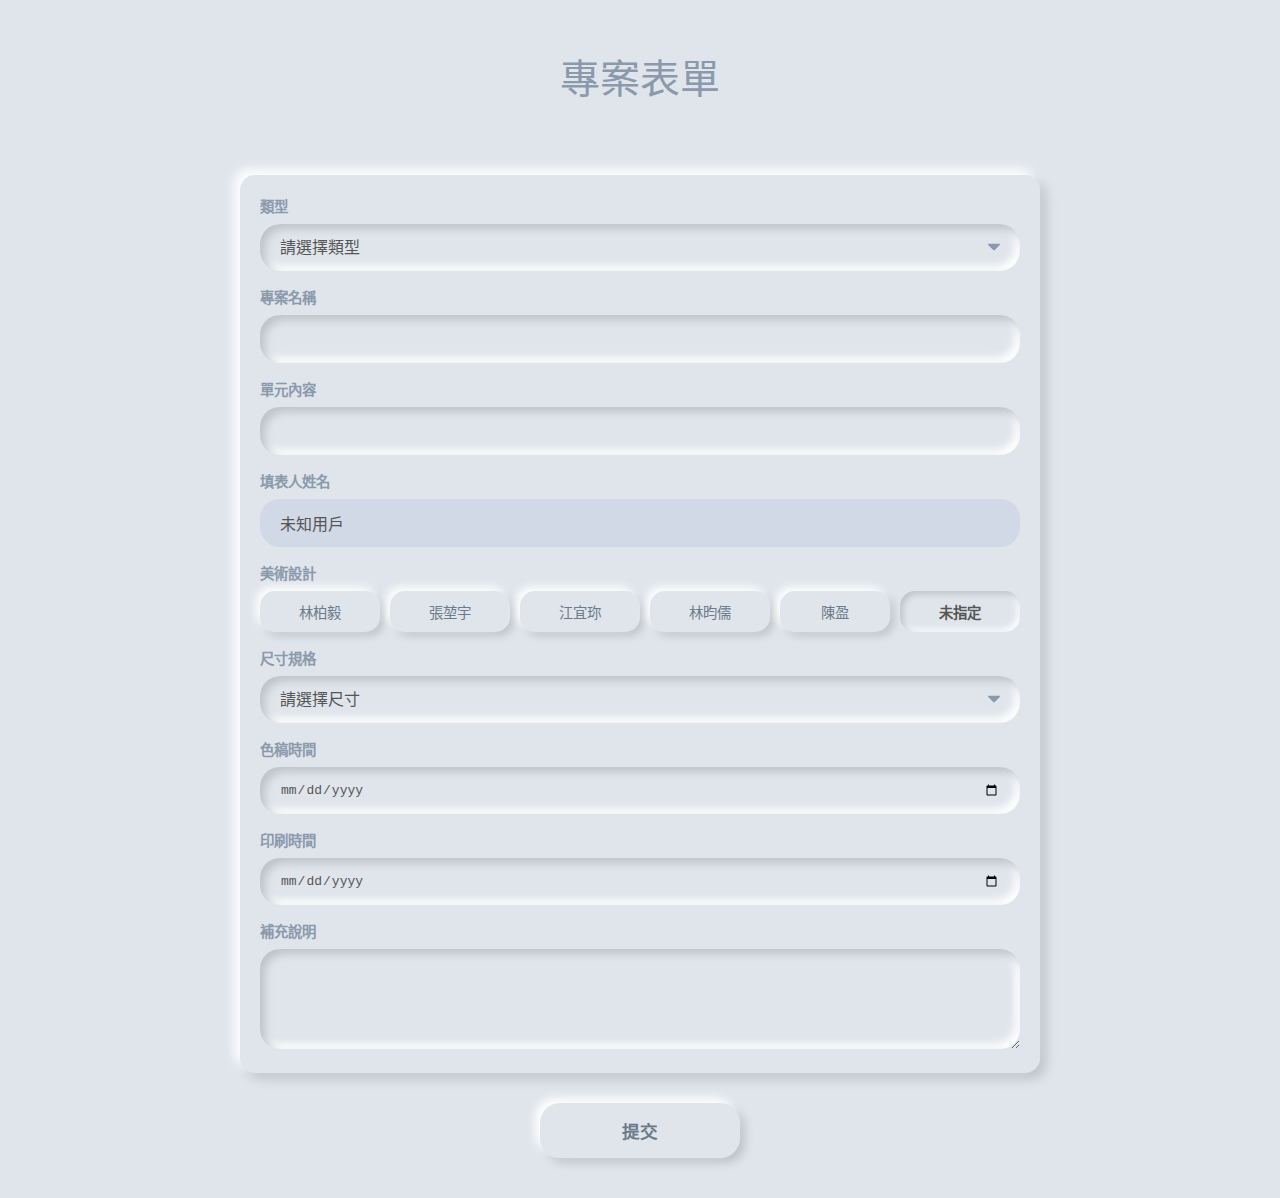
<file: designformUI/index.html>
<!DOCTYPE html>
<html lang="zh-TW">
<head>
    <meta charset="UTF-8">
    <meta name="viewport" content="width=device-width, initial-scale=1.0">
    <title>專案表單</title>
    <link rel="stylesheet" href="style.css">
</head>
<body>
    <h1>專案表單</h1>
    <form id="projectForm">
        <table>
            <thead>
                <tr>
                    <th>類型</th>
                    <th>專案名稱</th>
                    <th>單元內容</th>
                    <th>填表人姓名</th>
                    <th>美術設計</th>
                    <th>尺寸規格</th>
                    <th>色稿時間</th>
                    <th>印刷時間</th>
                    <th>補充說明</th>
                </tr>
            </thead>
            <tbody>
                <tr>
                    <td data-label="類型">
                        <select name="type" required>
                            <option value="">請選擇類型</option>
                            <option value="數位">數位</option>
                            <option value="期刊">期刊</option>
                            <option value="一次刊">一次刊</option>
                        </select>
                    </td>
                    <td data-label="專案名稱"><input type="text" name="projectName" required></td>
                    <td data-label="單元內容"><input type="text" name="unitContent" required></td>
                    <td data-label="填表人姓名">
                        <input type="text" name="submitter_name" id="submitterNameDisplay" readonly style="background-color: #d1d9e6; cursor: default; box-shadow: none;">
                    </td>
                    <td data-label="美術設計">
                        <div class="designer-options">
                            <input type="radio" id="linBoYi" name="designer" value="林柏毅">
                            <label for="linBoYi">林柏毅</label>
                            <input type="radio" id="zhangKunYu" name="designer" value="張堃宇">
                            <label for="zhangKunYu">張堃宇</label>
                            <input type="radio" id="jiangYiZhen" name="designer" value="江宜珎">
                            <label for="jiangYiZhen">江宜珎</label>
                            <input type="radio" id="linYunRu" name="designer" value="林昀儒">
                            <label for="linYunRu">林昀儒</label>
                            <input type="radio" id="chenYing" name="designer" value="陳盈">
                            <label for="chenYing">陳盈</label>
                            <input type="radio" id="unassigned" name="designer" value="未指定" checked required>
                            <label for="unassigned">未指定</label>
                        </div>
                    </td>
                    <td data-label="尺寸規格">
                        <div id="specsDropdownContainer">
                            <select name="specs" id="specsSelect" required>
                                <option value="">請選擇尺寸</option>
                                <!-- Options will be populated by JS -->
                                <option value="custom">自訂</option>
                            </select>
                            <input type="text" name="customSpecs" id="customSpecsInput" placeholder="請輸入自訂尺寸" style="display: none; margin-top: 10px;">
                        </div>
                        <div id="specsCheckboxWrapper" style="display: none;">
                            <div id="specsCheckboxContainer">
                                <!-- Checkboxes will be populated by JS -->
                            </div>
                        </div>
                    </td>
                    <td data-label="色稿時間"><input type="date" name="colorDraftDate" required></td>
                    <td data-label="印刷時間"><input type="date" name="printDate" required></td>
                    <td data-label="補充說明"><textarea name="notes" rows="3"></textarea></td>
                </tr>
            </tbody>
        </table>
        <input type="hidden" name="timestamp" id="timestamp">
        <input type="hidden" name="submitter_id" id="submitter_id">
        <button type="submit">提交</button>
    </form>
    <script src="script.js"></script>
</body>
</html>
</file>
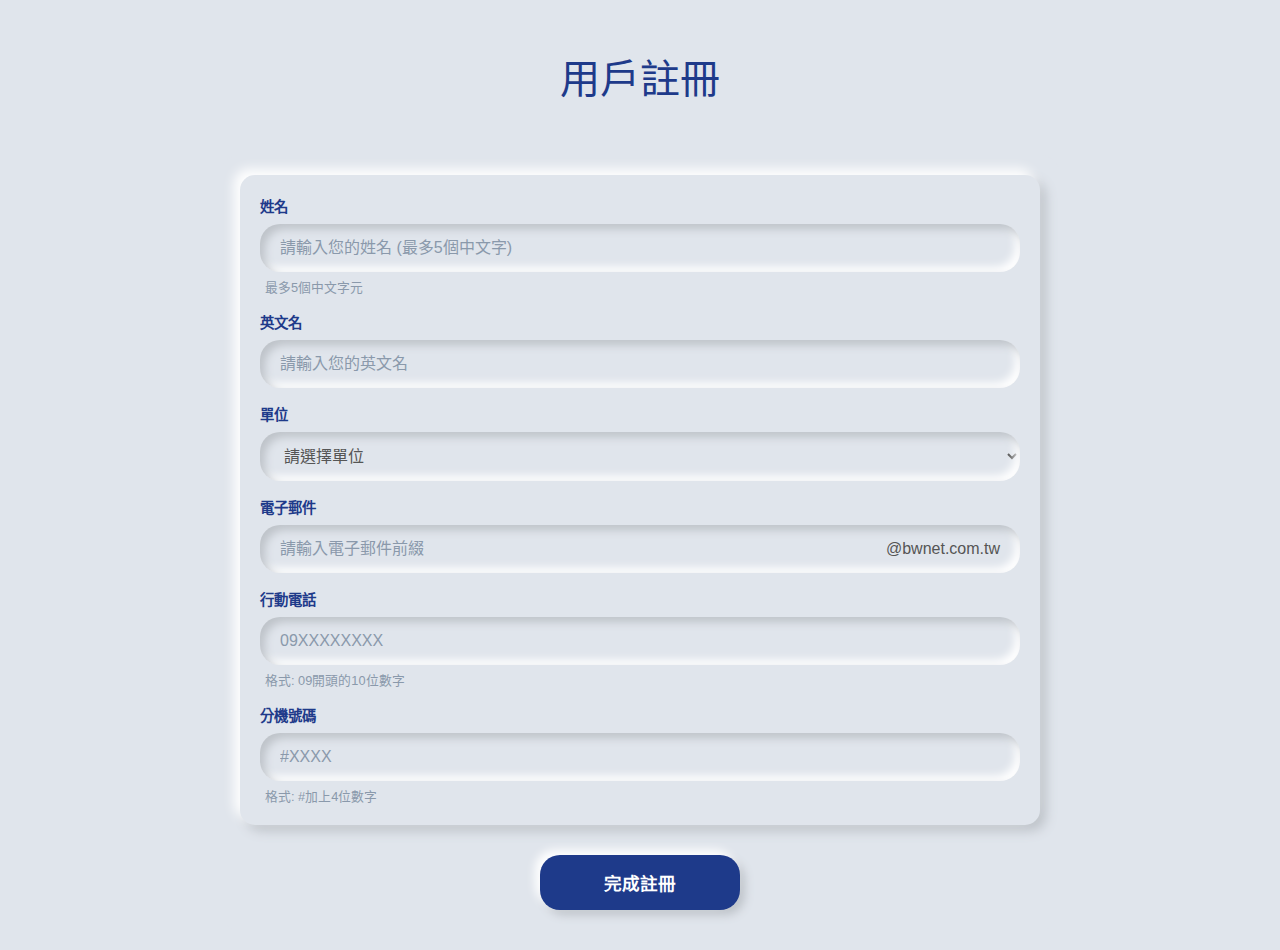
<file: registerUI/index.html>
<!DOCTYPE html>
<html lang="zh-TW">
<head>
    <meta charset="UTF-8">
    <meta name="viewport" content="width=device-width, initial-scale=1.0">
    <title>用戶註冊</title>
    <link rel="stylesheet" href="style.css">
</head>
<body>
    <h1>用戶註冊</h1>
    <form id="registerForm">
        <table>
            <thead>
                <tr>
                    <th>姓名</th>
                    <th>英文名</th>
                    <th>單位</th>
                    <th>電子郵件</th>
                    <th>行動電話</th>
                    <th>分機號碼</th>
                </tr>
            </thead>
            <tbody>
                <tr>
                    <td data-label="姓名">
                        <input type="text" name="name" placeholder="請輸入您的姓名 (最多5個中文字)" maxlength="10" required>
                        <small class="format-hint">最多5個中文字元</small>
                    </td>
                    <td data-label="英文名">
                        <input type="text" name="english_name" placeholder="請輸入您的英文名" required>
                    </td>
                    <td data-label="單位">
                        <select name="department" required>
                            <option value="">請選擇單位</option>
                            <option value="專案經理">生活事業處 │ 專案經理</option>
                            <option value="內容策展組">生活事業處 │ 內容策展組</option>
                            <option value="良醫行銷組">生活事業處 │ 良醫行銷組</option>
                            <option value="良醫編輯組">生活事業處 │ 良醫編輯組</option>
                            <option value="行銷企劃組">生活事業處 │ 行銷企劃組</option>
                            <option value="視覺設計組">生活事業處 │ 視覺設計組</option>
                        </select>
                    </td>
                    <td data-label="電子郵件">
                        <div class="email-input-container">
                            <input type="text" name="email_prefix" placeholder="請輸入電子郵件前綴" required>
                            <span class="email-domain">@bwnet.com.tw</span>
                            <input type="hidden" name="email" id="full_email">
                        </div>
                    </td>
                    <td data-label="行動電話">
                        <input type="tel" name="mobile" placeholder="09XXXXXXXX" pattern="09\d{8}" required>
                        <small class="format-hint">格式: 09開頭的10位數字</small>
                    </td>
                    <td data-label="分機號碼">
                        <input type="text" name="extension" placeholder="#XXXX" pattern="#\d{3,4}" required>
                        <small class="format-hint">格式: #加上4位數字</small>
                    </td>
                </tr>
            </tbody>
        </table>
        <input type="hidden" name="timestamp" id="timestamp">
        <input type="hidden" name="line_id" id="line_id">
        <button type="submit">完成註冊</button>
    </form>
    <script src="script.js"></script>
</body>
</html>
</file>
<file: designformUI/style.css>
body {
    font-family: 'Arial', sans-serif;
    margin: 0;
    padding: 20px;
    background-color: #e0e5ec;
    color: #555;
    display: flex;
    flex-direction: column;
    align-items: center;
    min-height: 100vh;
}

h1 {
    color: #8a99ab;
    text-align: center;
    margin-bottom: 30px;
    font-weight: 300;
    font-size: 2.5em;
}

form {
    margin-top: 20px;
    width: 100%;
    max-width: 800px; /* Max width for the form */
    background-color: #e0e5ec;
    padding: 20px;
    border-radius: 20px;
}

table {
    width: 100%;
    border-collapse: separate;
    border-spacing: 0;
    background-color: transparent;
    box-shadow: none;
}

thead {
    position: absolute;
    top: -9999px;
    left: -9999px;
}

tr {
    display: block;
    background-color: #e0e5ec;
    padding: 20px;
    border-radius: 15px;
    box-shadow: 
        -6px -6px 12px #ffffff,
        6px 6px 12px #bec3c9;
    margin-bottom: 25px;
}
tr:last-child {
    margin-bottom: 0;
}

td {
    display: block;
    border: none;
    padding: 0;
    text-align: left;
    margin-bottom: 15px;
}
td:last-child {
    margin-bottom: 0;
}

td::before {
    content: attr(data-label);
    display: block;
    width: 100%;
    white-space: normal;
    text-align: left;
    font-weight: 600;
    color: #8a99ab;
    margin-bottom: 8px;
    font-size: 0.9em;
}

input[type="text"],
input[type="date"],
select,
textarea {
    width: 100%;
    padding: 15px 20px;
    margin: 0;
    border: none;
    border-radius: 20px;
    box-sizing: border-box;
    background-color: #e0e5ec;
    color: #555;
    font-size: 1em;
    box-shadow: 
        inset 5px 5px 8px #bec3c9,
        inset -5px -5px 8px #ffffff;
    outline: none;
}

input[type="text"]::placeholder,
textarea::placeholder {
    color: #8a99ab;
}

textarea {
    resize: vertical;
    min-height: 100px;
}

select {
    appearance: none;
    -webkit-appearance: none;
    -moz-appearance: none;
    background-image: url('data:image/svg+xml;charset=US-ASCII,%3Csvg%20xmlns%3D%22http%3A%2F%2Fwww.w3.org%2F2000%2Fsvg%22%20width%3D%22292.4%22%20height%3D%22292.4%22%3E%3Cpath%20fill%3D%22%238a99ab%22%20d%3D%22M287%2069.4a17.6%2017.6%200%200%200-13-5.4H18.4c-5%200-9.3%201.8-12.9%205.4A17.6%2017.6%200%200%200%200%2082.2c0%205%201.8%209.3%205.4%2012.9l128%20127.9c3.6%203.6%207.8%205.4%2012.8%205.4s9.2-1.8%2012.8-5.4L287%2095c3.5-3.5%205.4-7.8%205.4-12.8%200-5-1.9-9.4-5.4-12.8z%22%2F%3E%3C%2Fsvg%3E');
    background-repeat: no-repeat;
    background-position: right 20px center;
    background-size: 12px;
    padding-right: 45px;
}

/* Designer Options Radio Buttons as Neumorphic Buttons */
.designer-options { /* Only designer-options remain for this style */
    display: flex;
    flex-wrap: wrap;
    gap: 10px; 
    margin-top: 5px;
}

.designer-options input[type="radio"] {
    display: none;
}

.designer-options label {
    padding: 10px 15px;
    background-color: #e0e5ec;
    color: #6c7a8a;
    border-radius: 15px;
    cursor: pointer;
    font-size: 0.9em;
    font-weight: 500;
    box-shadow: 
        -4px -4px 8px #ffffff,
        4px 4px 8px #bec3c9;
    transition: all 0.2s ease-in-out;
    text-align: center;
    flex-grow: 1; 
    min-width: 80px; 
}

.designer-options input[type="radio"]:checked + label {
    box-shadow: 
        inset 3px 3px 6px #bec3c9,
        inset -3px -3px 6px #ffffff;
    color: #555;
    font-weight: 600;
}

.designer-options label:hover {
    box-shadow: 
        -2px -2px 5px #ffffff,
        2px 2px 5px #bec3c9;
}

/* Specs Checkboxes Wrapper - Frame container */
#specsCheckboxWrapper {
    background-color: #e0e5ec;
    border-radius: 20px;
    padding: 15px;
    margin-top: 5px;
    box-shadow: 
        inset 3px 3px 6px #bec3c9,
        inset -3px -3px 6px #ffffff;
}

/* Specs Checkboxes (Digital Type) Styling - Same as designer options */
#specsCheckboxContainer {
    display: flex; 
    flex-wrap: wrap; 
    gap: 10px; /* Same gap as designer options */
    margin: 0; /* Remove margin since wrapper has padding */
}

#specsCheckboxContainer .checkbox-option {
     /* Use exact same flex properties as designer options */
     flex-grow: 1; /* Allow buttons to grow like designer options */
     min-width: 80px; /* Same minimum width as designer options */
}

#specsCheckboxContainer .checkbox-option input[type="checkbox"] {
    display: none; 
}

#specsCheckboxContainer .checkbox-option label {
    display: block; /* Make label a block so it fills the .checkbox-option container */
    width: 100%; /* Fill the container */
    padding: 10px 15px; /* Same padding as designer options */
    background-color: #e0e5ec;
    color: #6c7a8a;
    border-radius: 15px;
    cursor: pointer;
    font-size: 0.9em;
    font-weight: 500;
    box-shadow: 
        -4px -4px 8px #ffffff,
        4px 4px 8px #bec3c9;
    transition: all 0.2s ease-in-out;
    text-align: center; /* Center align like designer options */
    box-sizing: border-box; /* Ensure padding is included in width calculation */
}

#specsCheckboxContainer .checkbox-option input[type="checkbox"]:checked + label {
    box-shadow: 
        inset 3px 3px 6px #bec3c9,
        inset -3px -3px 6px #ffffff;
    color: #555;
    font-weight: 600;
}

#specsCheckboxContainer .checkbox-option label:hover {
    box-shadow: 
        -2px -2px 5px #ffffff,
        2px 2px 5px #bec3c9;
}


button[type="submit"] {
    background-color: #e0e5ec;
    color: #6c7a8a;
    padding: 15px 30px;
    margin-top: 30px;
    border: none;
    border-radius: 20px;
    cursor: pointer;
    font-size: 1.1em;
    font-weight: 600;
    box-shadow: 
        -5px -5px 10px #ffffff,
        5px 5px 10px #bec3c9;
    transition: all 0.2s ease-in-out;
    display: block;
    width: auto;
    min-width: 200px;
    margin-left: auto;
    margin-right: auto;
}

button[type="submit"]:hover {
    box-shadow: 
        -2px -2px 5px #ffffff,
        2px 2px 5px #bec3c9;
}

button[type="submit"]:active {
    box-shadow: 
        inset 2px 2px 5px #bec3c9,
        inset -2px -2px 5px #ffffff;
    color: #555;
}

@media screen and (max-width: 480px) {
    body {
        padding: 10px;
    }
    h1 {
        font-size: 1.8em;
        margin-bottom: 20px;
    }
    form {
        padding: 15px;
        border-radius: 15px;
    }
    tr {
        padding: 15px;
        border-radius: 10px;
        margin-bottom: 20px;
    }
    input[type="text"],
    input[type="date"],
    select,
    textarea {
        padding: 12px 15px;
        border-radius: 15px;
    }
    select {
      background-position: right 15px center;
    }
    .designer-options label {
        padding: 8px 12px;
        font-size: 0.85em;
        min-width: 70px; 
    }
    #specsCheckboxContainer .checkbox-option label {
        padding: 10px 15px; 
        font-size: 0.85em;
        text-align: left; /* Ensure left align on small screens too */
    }
     #specsCheckboxContainer .checkbox-option {
        /* On small screens, maybe 1 or 2 per row */
        flex-basis: calc(100% - 0px); /* Full width for 1 per row */
     }
     @media screen and (min-width: 380px) and (max-width: 480px) {
        #specsCheckboxContainer .checkbox-option {
            flex-basis: calc(50% - 6px); /* 2 per row if a bit wider */
        }
     }


    button[type="submit"] {
        padding: 12px 25px;
        font-size: 1em;
        min-width: 160px;
    }
}
</file>
<file: registerUI/style.css>
body {
    font-family: 'Arial', sans-serif;
    margin: 0;
    padding: 20px;
    background-color: #e0e5ec;
    color: #555;
    display: flex;
    flex-direction: column;
    align-items: center;
    min-height: 100vh;
}

h1 {
    color: #1E3A8A;
    text-align: center;
    margin-bottom: 30px;
    font-weight: 300;
    font-size: 2.5em;
}

form {
    margin-top: 20px;
    width: 100%;
    max-width: 800px;
    background-color: #e0e5ec;
    padding: 20px;
    border-radius: 20px;
}

table {
    width: 100%;
    border-collapse: separate;
    border-spacing: 0;
    background-color: transparent;
    box-shadow: none;
}

thead {
    position: absolute;
    top: -9999px;
    left: -9999px;
}

tr {
    display: block;
    background-color: #e0e5ec;
    padding: 20px;
    border-radius: 15px;
    box-shadow: 
        -6px -6px 12px #ffffff,
        6px 6px 12px #bec3c9;
    margin-bottom: 25px;
}

tr:last-child {
    margin-bottom: 0;
}

td {
    display: block;
    border: none;
    padding: 0;
    text-align: left;
    margin-bottom: 15px;
}

td:last-child {
    margin-bottom: 0;
}

td::before {
    content: attr(data-label);
    display: block;
    width: 100%;
    white-space: normal;
    text-align: left;
    font-weight: 600;
    color: #1E3A8A;
    margin-bottom: 8px;
    font-size: 0.9em;
}

input[type="text"],
input[type="email"],
input[type="tel"],
select,
textarea {
    width: 100%;
    padding: 15px 20px;
    margin: 0;
    border: none;
    border-radius: 20px;
    box-sizing: border-box;
    background-color: #e0e5ec;
    color: #555;
    font-size: 1em;
    box-shadow:
        inset 5px 5px 8px #bec3c9,
        inset -5px -5px 8px #ffffff;
    outline: none;
}

input[type="text"]::placeholder,
input[type="email"]::placeholder,
input[type="tel"]::placeholder,
textarea::placeholder {
    color: #8a99ab;
}

/* 電子郵件輸入框樣式 */
.email-input-container {
    display: flex;
    align-items: center;
    width: 100%;
    background-color: #e0e5ec;
    border-radius: 20px;
    box-shadow:
        inset 5px 5px 8px #bec3c9,
        inset -5px -5px 8px #ffffff;
    padding: 0;
    overflow: hidden;
}

.email-input-container input[type="text"] {
    flex: 1;
    border: none;
    background: transparent;
    box-shadow: none;
    padding: 15px 10px 15px 20px;
    margin: 0;
    min-width: 0;
}

.email-domain {
    color: #555;
    font-size: 1em;
    padding: 15px 20px 15px 0;
    white-space: nowrap;
    background: transparent;
}

/* 格式提示樣式 */
.format-hint {
    display: block;
    color: #8a99ab;
    font-size: 0.8em;
    margin-top: 5px;
    padding-left: 5px;
}

button[type="submit"] {
    background-color: #1E3A8A;
    color: #ffffff;
    padding: 15px 30px;
    margin-top: 30px;
    border: none;
    border-radius: 20px;
    cursor: pointer;
    font-size: 1.1em;
    font-weight: 600;
    box-shadow: 
        -5px -5px 10px #ffffff,
        5px 5px 10px #bec3c9;
    transition: all 0.2s ease-in-out;
    display: block;
    width: auto;
    min-width: 200px;
    margin-left: auto;
    margin-right: auto;
}

button[type="submit"]:hover {
    background-color: #2563EB;
    box-shadow: 
        -2px -2px 5px #ffffff,
        2px 2px 5px #bec3c9;
}

button[type="submit"]:active {
    box-shadow: 
        inset 2px 2px 5px #1E40AF,
        inset -2px -2px 5px #3B82F6;
    background-color: #1E40AF;
}

.success-message {
    background-color: #10B981;
    color: white;
    padding: 15px;
    border-radius: 10px;
    margin-top: 20px;
    text-align: center;
    display: none;
}

.error-message {
    background-color: #EF4444;
    color: white;
    padding: 15px;
    border-radius: 10px;
    margin-top: 20px;
    text-align: center;
    display: none;
}

@media screen and (max-width: 480px) {
    body {
        padding: 10px;
    }
    h1 {
        font-size: 1.8em;
        margin-bottom: 20px;
    }
    form {
        padding: 15px;
        border-radius: 15px;
    }
    tr {
        padding: 15px;
        border-radius: 10px;
        margin-bottom: 20px;
    }
    input[type="text"],
    input[type="email"],
    input[type="tel"],
    select,
    textarea {
        padding: 12px 15px;
        border-radius: 15px;
    }
    button[type="submit"] {
        padding: 12px 25px;
        font-size: 1em;
        min-width: 160px;
    }
}
</file>
